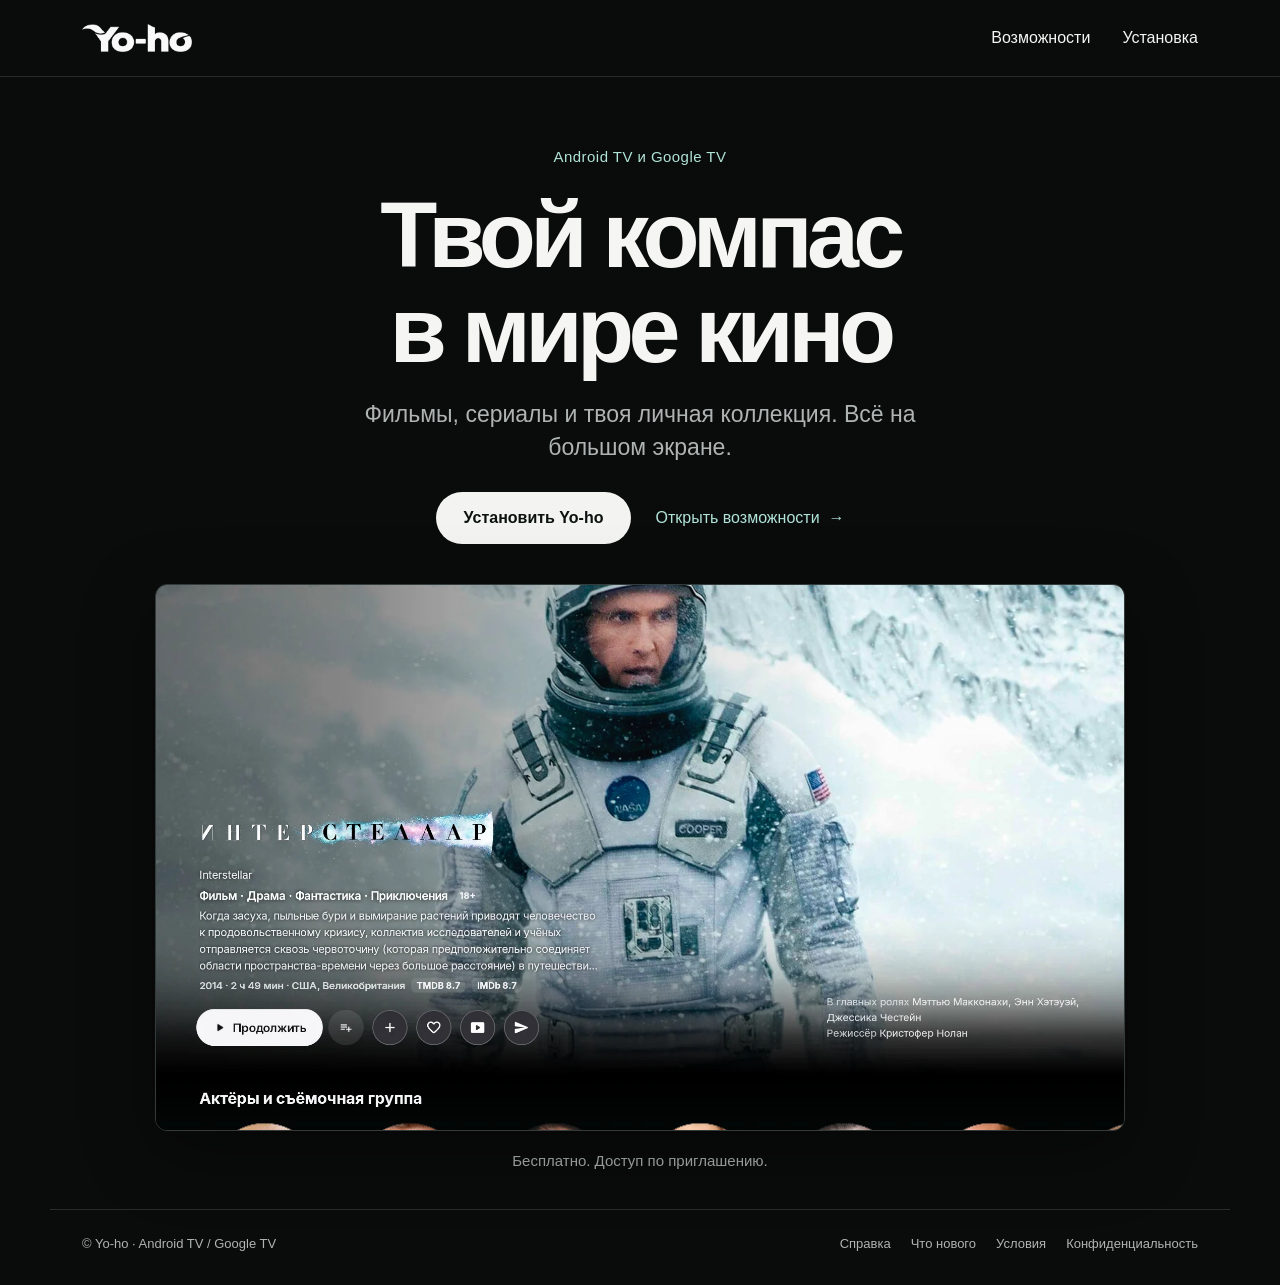
<file: index.html>
<!DOCTYPE html>
<html lang="ru"><head><meta charset="utf-8"/><meta content="width=device-width, initial-scale=1" name="viewport"/><meta content="#0a0b0b" name="theme-color"/><meta content="no-referrer" name="referrer"/><meta content="Yo-ho — каталог, коллекция и просмотр на Android TV и Google TV. Доступ по приглашению." name="description"/><title>Yo-ho — Твой компас в мире кино</title><link href="favicon.png" rel="icon"/><link href="style.css" rel="stylesheet"/></head><body><a class="skip" href="#main">К содержанию</a><header><div class="nav"><a aria-label="Yo-ho — главная" href="index.html"><img alt="Yo-ho" class="logo" height="172" src="assets/logo.png" width="680"/></a><nav aria-label="Основная навигация" class="primary"><a href="features.html">Возможности</a><a href="install.html">Установка</a></nav></div></header><main class="home" id="main"><p class="platform">Android TV и Google TV</p><h1>Твой компас<br/>в мире кино</h1><p class="lead">Фильмы, сериалы и твоя личная коллекция. Всё на большом экране.</p><div class="actions"><a class="button" href="install.html">Установить Yo-ho</a><a class="textlink" href="features.html">Открыть возможности  →</a></div><div class="screen"><div class="shot-frame"><img alt="Настоящий экран Yo-ho на телевизоре: карточка фильма «Интерстеллар»" fetchpriority="high" src="assets/film.jpg"/></div></div><p class="access">Бесплатно. Доступ по приглашению.</p></main><footer class="footer"><small>© Yo-ho · Android TV / Google TV</small><nav aria-label="Дополнительно"><a href="guide.html">Справка</a><a href="changes.html">Что нового</a><a href="terms.html">Условия</a><a href="privacy.html">Конфиденциальность</a></nav></footer></body></html>
</file>
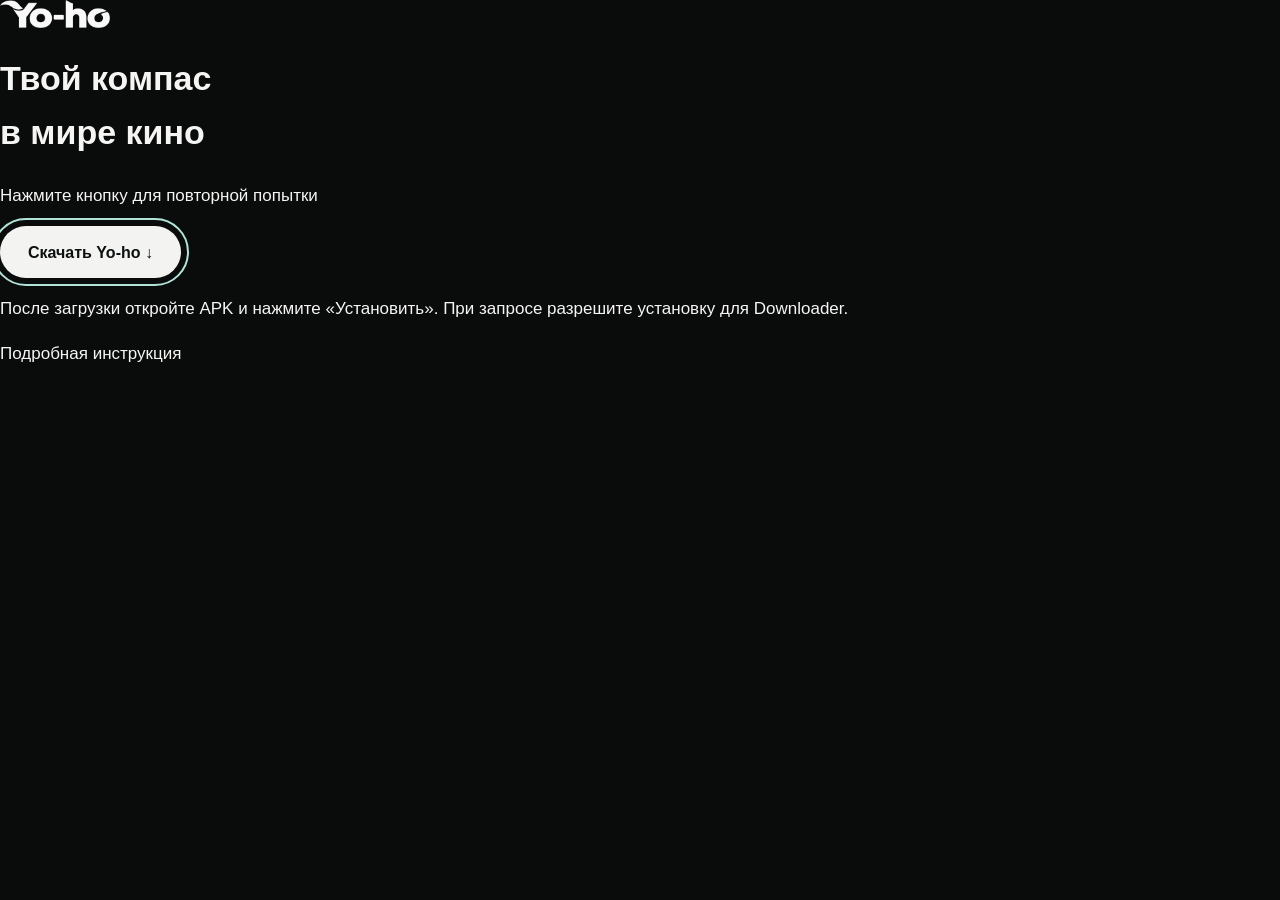
<file: tv/index.html>
<!doctype html><html lang="ru"><head><meta charset="utf-8"><meta name="viewport" content="width=device-width,initial-scale=1"><meta name="theme-color" content="#0c1717"><meta name="referrer" content="no-referrer"><meta name="description" content="Yo-ho — каталог, личная коллекция и просмотр на Android TV и Google TV. Доступ по приглашению."><title>Yo-ho для телевизора</title><link rel="icon" href="../favicon.png"><link rel="stylesheet" href="../style.css"></head><body><a class="skip" href="#main">К содержанию</a><div class="tv"><main id="main"><img class="logo" src="../assets/logo.png" alt="Yo-ho"><h1>Твой компас<br>в мире кино</h1><p data-version>Официальный стабильный выпуск</p><a class="button" href="https://github.com/deepworks-soft/yo-ho/releases/latest" data-download autofocus>Скачать Yo-ho ↓</a><p data-status>После загрузки откройте APK и нажмите «Установить». При запросе разрешите установку для Downloader.</p><a href="../install.html">Подробная инструкция</a></main></div><script src="../disk.js"></script><script>(function(){var go=document.querySelector('[data-download]'),label=document.querySelector('[data-version]'),status=document.querySelector('[data-status]');if(!window.fetch){label.textContent='Официальный релиз на GitHub';return;}go.addEventListener('click',function(e){e.preventDefault();YoHo.download('apk',function(t){status.textContent=t})});YoHo.current().then(function(c){label.textContent='Версия '+c.version+' — загрузка начнётся автоматически';setTimeout(function(){YoHo.download('apk',function(t){status.textContent=t})},1500)}).catch(function(){label.textContent='Нажмите кнопку для повторной попытки'});go.focus()})();</script></body></html>
</file>
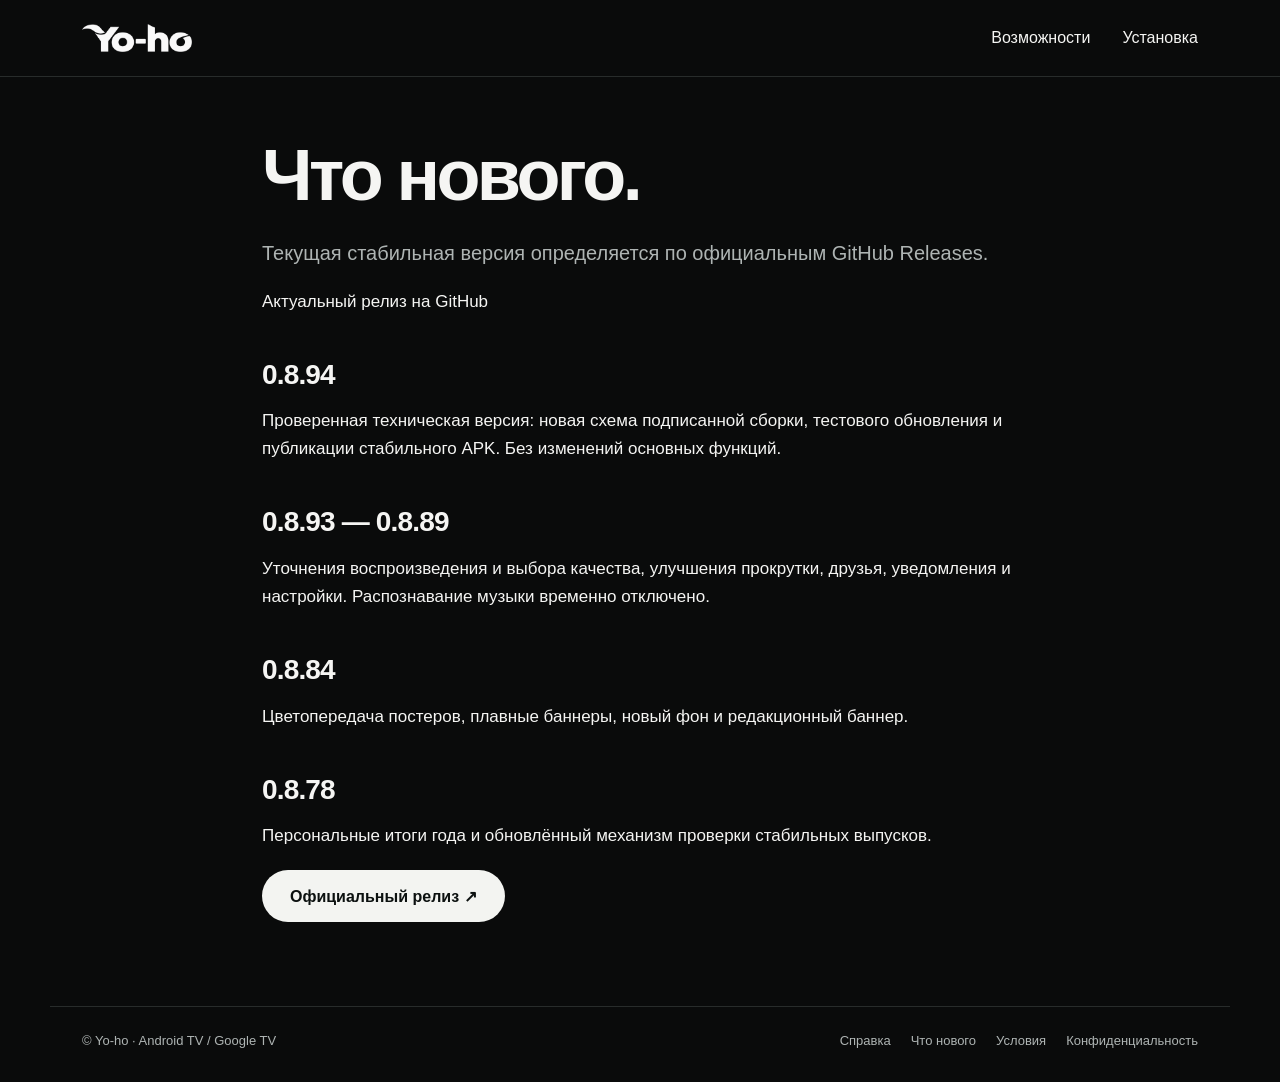
<file: changes.html>
<!DOCTYPE html>
<html lang="ru"><head><meta charset="utf-8"/><meta content="width=device-width, initial-scale=1" name="viewport"/><meta content="#0a0b0b" name="theme-color"/><meta content="no-referrer" name="referrer"/><meta content="Yo-ho — каталог, коллекция и просмотр на Android TV и Google TV. Доступ по приглашению." name="description"/><title>Что нового · Yo-ho</title><link href="favicon.png" rel="icon"/><link href="style.css" rel="stylesheet"/></head><body><a class="skip" href="#main">К содержанию</a><header><div class="nav"><a aria-label="Yo-ho — главная" href="index.html"><img alt="Yo-ho" class="logo" height="172" src="assets/logo.png" width="680"/></a><nav aria-label="Основная навигация" class="primary"><a href="features.html">Возможности</a><a href="install.html">Установка</a></nav></div></header><main class="page" id="main"><h1>Что нового.</h1><p>Текущая стабильная версия определяется по официальным GitHub Releases.</p><p data-version="">Актуальный релиз на GitHub</p><h2>0.8.94</h2><p>Проверенная техническая версия: новая схема подписанной сборки, тестового обновления и публикации стабильного APK. Без изменений основных функций.</p><h2>0.8.93 — 0.8.89</h2><p>Уточнения воспроизведения и выбора качества, улучшения прокрутки, друзья, уведомления и настройки. Распознавание музыки временно отключено.</p><h2>0.8.84</h2><p>Цветопередача постеров, плавные баннеры, новый фон и редакционный баннер.</p><h2>0.8.78</h2><p>Персональные итоги года и обновлённый механизм проверки стабильных выпусков.</p><div class="buttons"><a class="button" href="https://github.com/deepworks-soft/yo-ho/releases/latest">Официальный релиз ↗</a></div></main><footer class="footer"><small>© Yo-ho · Android TV / Google TV</small><nav aria-label="Дополнительно"><a href="guide.html">Справка</a><a href="changes.html">Что нового</a><a href="terms.html">Условия</a><a href="privacy.html">Конфиденциальность</a></nav></footer></body></html>
</file>
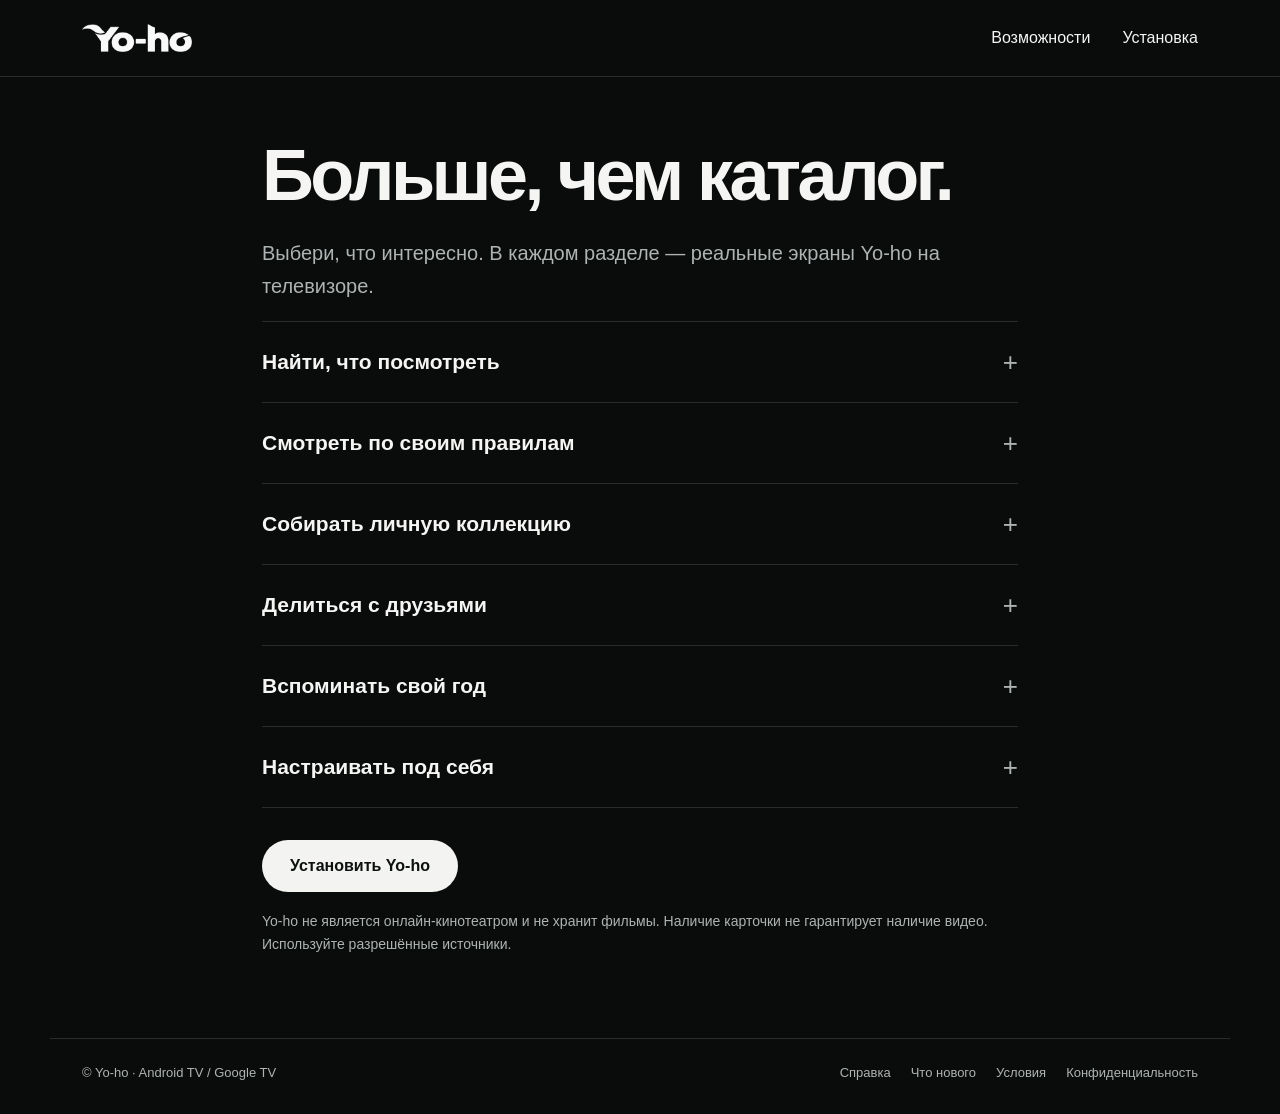
<file: features.html>
<!DOCTYPE html>
<html lang="ru"><head><meta charset="utf-8"/><meta content="width=device-width, initial-scale=1" name="viewport"/><meta content="#0a0b0b" name="theme-color"/><meta content="no-referrer" name="referrer"/><meta content="Yo-ho — каталог, коллекция и просмотр на Android TV и Google TV. Доступ по приглашению." name="description"/><title>Возможности Yo-ho</title><link href="favicon.png" rel="icon"/><link href="style.css" rel="stylesheet"/></head><body><a class="skip" href="#main">К содержанию</a><header><div class="nav"><a aria-label="Yo-ho — главная" href="index.html"><img alt="Yo-ho" class="logo" height="172" src="assets/logo.png" width="680"/></a><nav aria-label="Основная навигация" class="primary"><a href="features.html">Возможности</a><a href="install.html">Установка</a></nav></div></header><main class="page features-page" id="main"><h1>Больше, чем каталог.</h1><p>Выбери, что интересно. В каждом разделе — реальные экраны Yo-ho на телевизоре.</p><details><summary>Найти, что посмотреть</summary><p>Каталог фильмов и сериалов, поиск по названиям и жанрам, фильтры, персональные рекомендации, редакционные подборки и трейлеры.</p><p class="shot-hint">Листайте кадры влево и вправо.</p><div aria-label="Скриншоты: Найти, что посмотреть" class="shots"><figure><div class="shot-frame"><img alt="Главная — интерфейс Yo-ho на ТВ" src="assets/hero.jpg"/></div><figcaption>Главная</figcaption></figure><figure><div class="shot-frame"><img alt="Жанры — интерфейс Yo-ho на ТВ" src="assets/genres.jpg"/></div><figcaption>Жанры</figcaption></figure><figure><div class="shot-frame"><img alt="Каталог — интерфейс Yo-ho на ТВ" src="assets/catalog.jpg"/></div><figcaption>Каталог</figcaption></figure><figure><div class="shot-frame"><img alt="Фильтры — интерфейс Yo-ho на ТВ" src="assets/filters.jpg"/></div><figcaption>Фильтры</figcaption></figure><figure><div class="shot-frame"><img alt="Рекомендации — интерфейс Yo-ho на ТВ" src="assets/recommend.jpg"/></div><figcaption>Рекомендации</figcaption></figure><figure><div class="shot-frame"><img alt="Подборки — интерфейс Yo-ho на ТВ" src="assets/curated.jpg"/></div><figcaption>Подборки</figcaption></figure></div></details><details><summary>Смотреть по своим правилам</summary><p>Настраивай доступные качество, озвучку, субтитры и скорость. Переходи между сериями, используй таймер сна и пропуск отмеченных заставок. Возможности зависят от источника и устройства.</p><p class="shot-hint">Листайте кадры влево и вправо.</p><div aria-label="Скриншоты: Смотреть по своим правилам" class="shots"><figure><div class="shot-frame"><img alt="Плеер — интерфейс Yo-ho на ТВ" src="assets/player.jpg"/></div><figcaption>Плеер</figcaption></figure><figure><div class="shot-frame"><img alt="Качество — интерфейс Yo-ho на ТВ" src="assets/quality.jpg"/></div><figcaption>Качество</figcaption></figure><figure><div class="shot-frame"><img alt="Озвучка — интерфейс Yo-ho на ТВ" src="assets/audio.jpg"/></div><figcaption>Озвучка</figcaption></figure><figure><div class="shot-frame"><img alt="Субтитры — интерфейс Yo-ho на ТВ" src="assets/subtitles.jpg"/></div><figcaption>Субтитры</figcaption></figure><figure><div class="shot-frame"><img alt="Серии — интерфейс Yo-ho на ТВ" src="assets/player-episodes.jpg"/></div><figcaption>Серии</figcaption></figure><figure><div class="shot-frame"><img alt="Таймер сна — интерфейс Yo-ho на ТВ" src="assets/sleep.jpg"/></div><figcaption>Таймер сна</figcaption></figure></div></details><details><summary>Собирать личную коллекцию</summary><p>Избранное, история, оценки, продолжение просмотра, личные и общие плейлисты. Синхронизация с аккаунтом помогает сохранять коллекцию.</p><p class="shot-hint">Листайте кадры влево и вправо.</p><div aria-label="Скриншоты: Собирать личную коллекцию" class="shots"><figure><div class="shot-frame"><img alt="Моё — интерфейс Yo-ho на ТВ" src="assets/library.jpg"/></div><figcaption>Моё</figcaption></figure><figure><div class="shot-frame"><img alt="Продолжить просмотр — интерфейс Yo-ho на ТВ" src="assets/continue.jpg"/></div><figcaption>Продолжить просмотр</figcaption></figure><figure><div class="shot-frame"><img alt="Добавление в плейлист — интерфейс Yo-ho на ТВ" src="assets/add-playlist.jpg"/></div><figcaption>Добавление в плейлист</figcaption></figure></div></details><details><summary>Делиться с друзьями</summary><p>Советуй фильмы, подписывайся на открытые плейлисты клуба, получай уведомления о новых сериях и советы друзей. В Telegram доступны новости клуба и персональные уведомления.</p><p class="shot-hint">Листайте кадры влево и вправо.</p><div aria-label="Скриншоты: Делиться с друзьями" class="shots"><figure><div class="shot-frame"><img alt="Друзья — интерфейс Yo-ho на ТВ" src="assets/friends.jpg"/></div><figcaption>Друзья</figcaption></figure><figure><div class="shot-frame"><img alt="Уведомления — интерфейс Yo-ho на ТВ" src="assets/notifications.jpg"/></div><figcaption>Уведомления</figcaption></figure></div></details><details><summary>Вспоминать свой год</summary><p>Персональные итоги года на основе истории твоего профиля: любимые жанры, фильмы, сериалы и сохранённая статистика.</p><p class="shot-hint">Листайте кадры влево и вправо.</p><div aria-label="Скриншоты: Вспоминать свой год" class="shots"><figure><div class="shot-frame"><img alt="Ваш год в Yo-ho — интерфейс Yo-ho на ТВ" src="assets/recap.jpg"/></div><figcaption>Ваш год в Yo-ho</figcaption></figure><figure><div class="shot-frame"><img alt="Любимые жанры — интерфейс Yo-ho на ТВ" src="assets/recap-genres.jpg"/></div><figcaption>Любимые жанры</figcaption></figure></div></details><details><summary>Настраивать под себя</summary><p>Отдельные профили, детский режим и PIN. Настраивай оформление, порядок полок, читаемость и заметность фокуса. Для слабых телевизоров есть облегчённый режим.</p><p class="shot-hint">Листайте кадры влево и вправо.</p><div aria-label="Скриншоты: Настраивать под себя" class="shots"><figure><div class="shot-frame"><img alt="Главная — интерфейс Yo-ho на ТВ" src="assets/home-settings.jpg"/></div><figcaption>Главная</figcaption></figure><figure><div class="shot-frame"><img alt="Оформление — интерфейс Yo-ho на ТВ" src="assets/appearance.jpg"/></div><figcaption>Оформление</figcaption></figure><figure><div class="shot-frame"><img alt="Видео и звук — интерфейс Yo-ho на ТВ" src="assets/av-settings.jpg"/></div><figcaption>Видео и звук</figcaption></figure><figure><div class="shot-frame"><img alt="Доступность — интерфейс Yo-ho на ТВ" src="assets/accessibility.jpg"/></div><figcaption>Доступность</figcaption></figure></div></details><div class="feature-end"><a class="button" href="install.html">Установить Yo-ho</a><p class="small" style="margin-top:18px">Yo-ho не является онлайн-кинотеатром и не хранит фильмы. Наличие карточки не гарантирует наличие видео. Используйте разрешённые источники.</p></div></main><footer class="footer"><small>© Yo-ho · Android TV / Google TV</small><nav aria-label="Дополнительно"><a href="guide.html">Справка</a><a href="changes.html">Что нового</a><a href="terms.html">Условия</a><a href="privacy.html">Конфиденциальность</a></nav></footer></body></html>
</file>
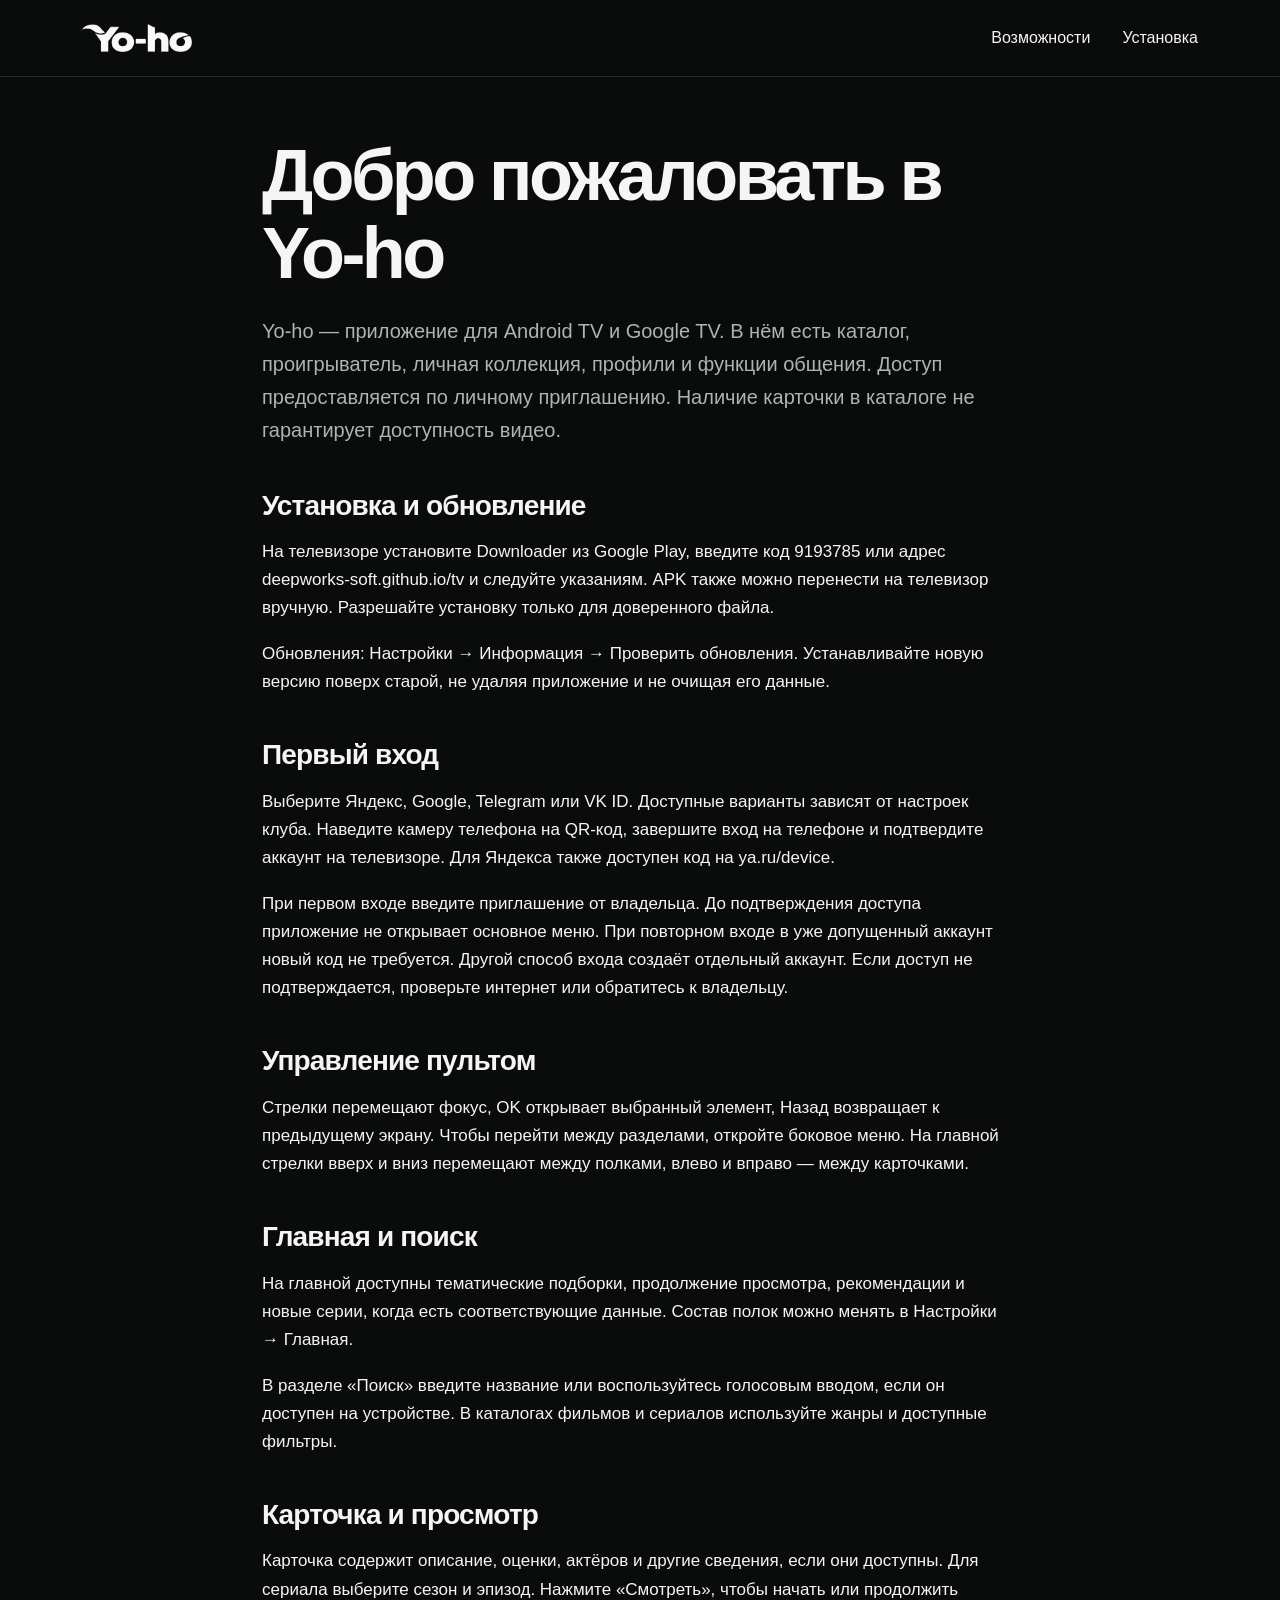
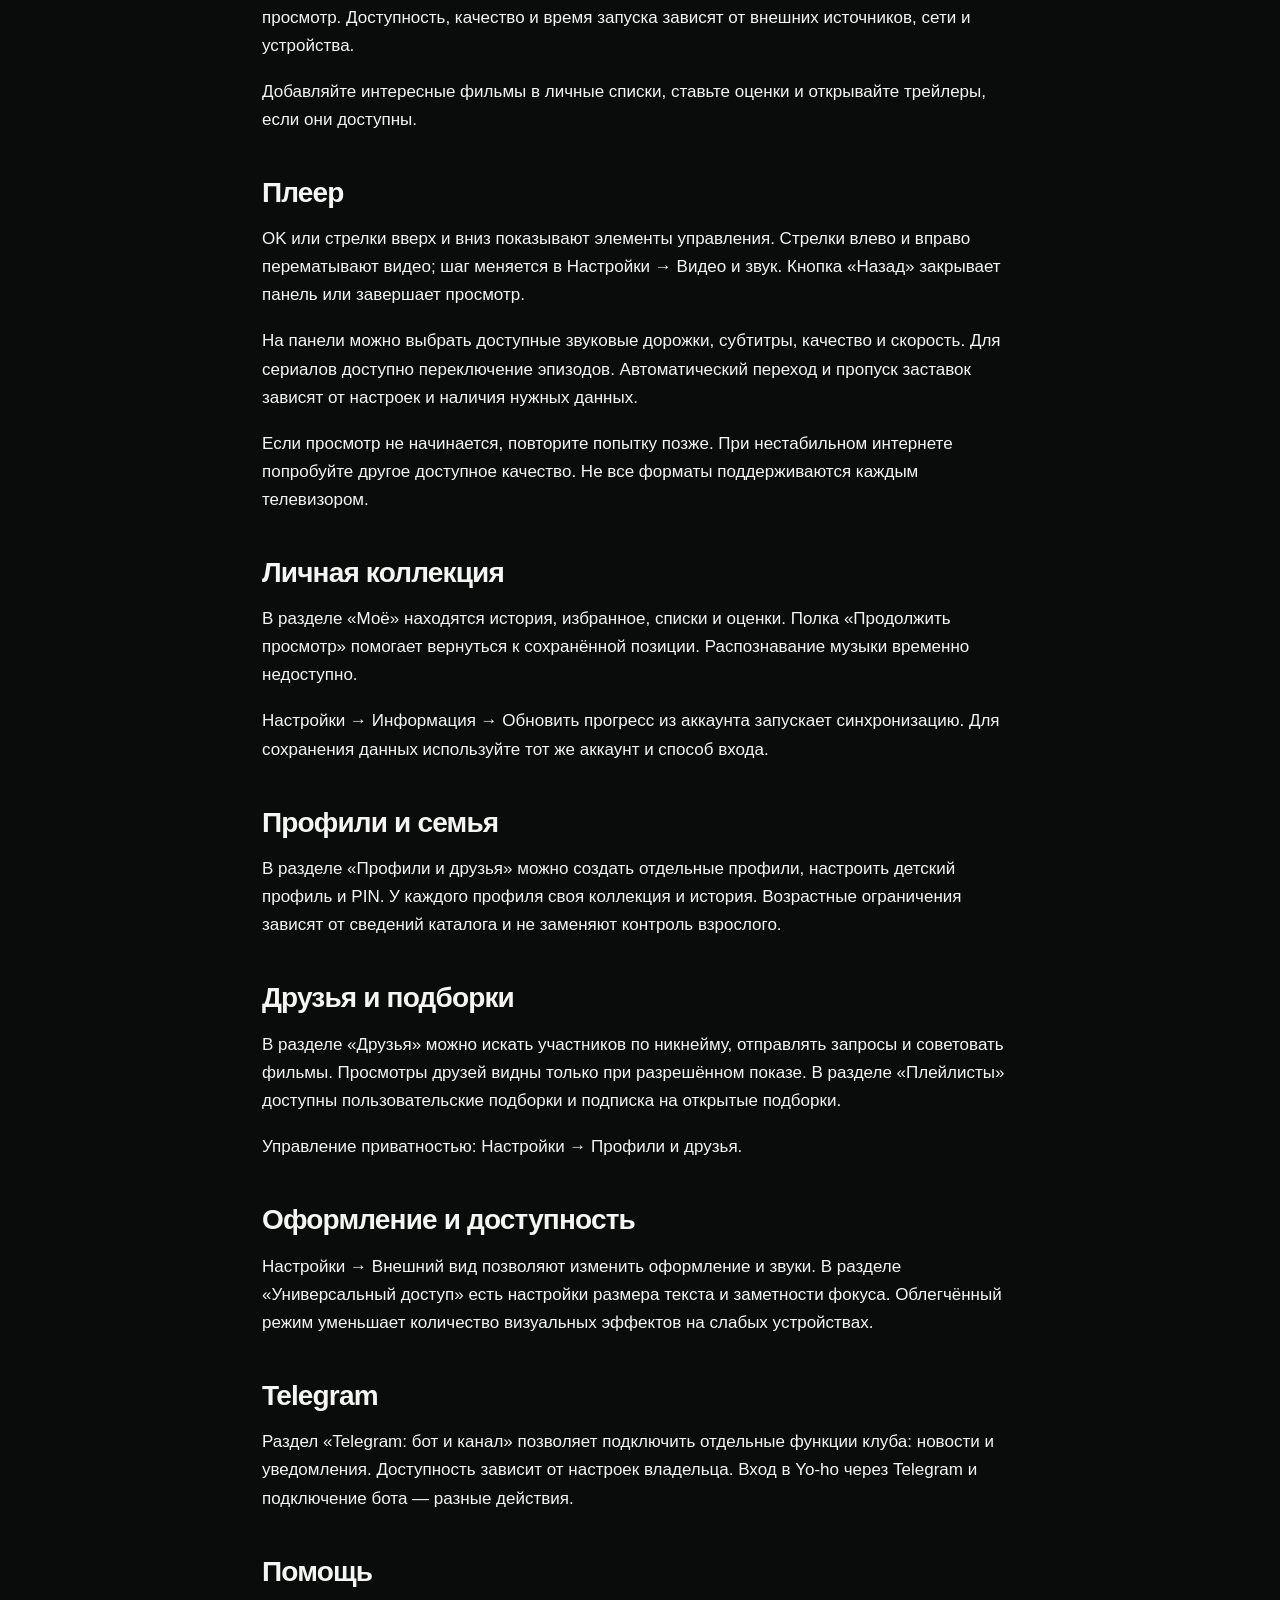
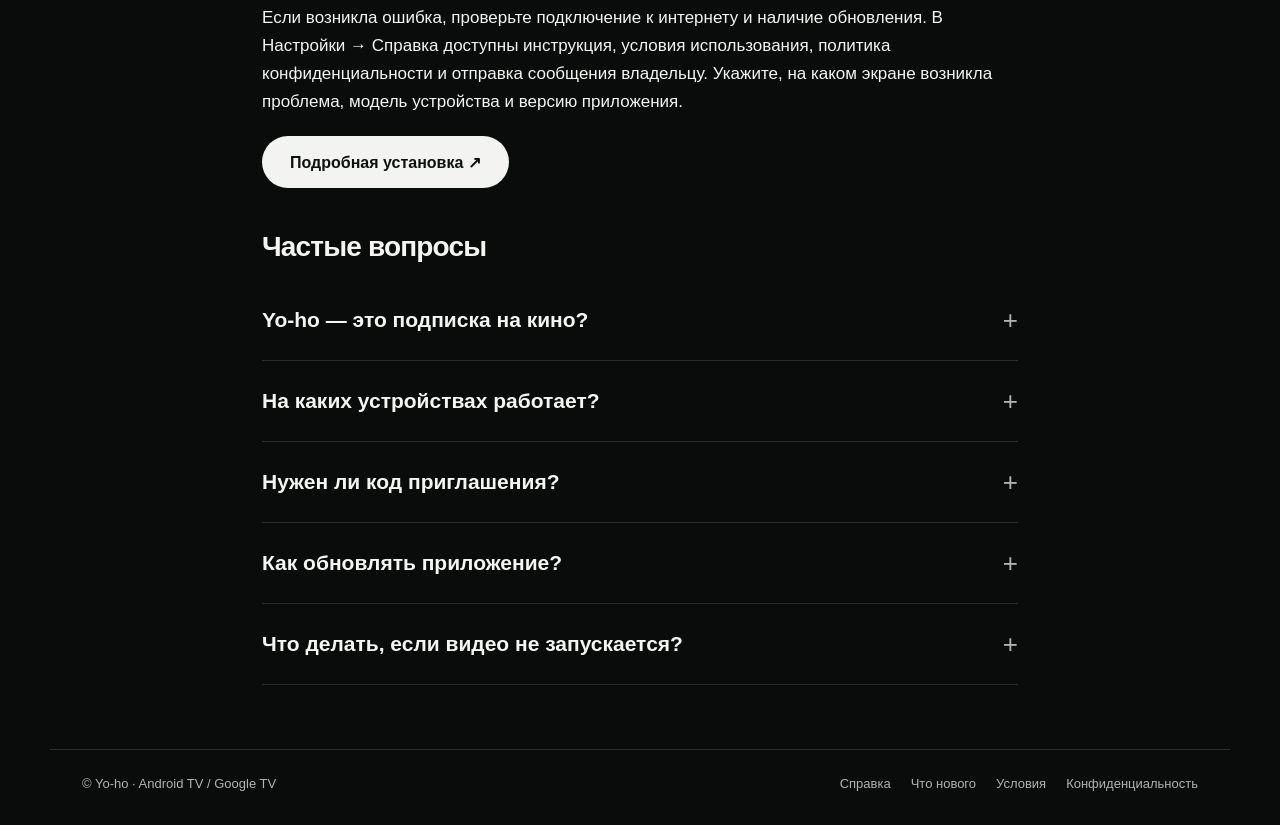
<file: guide.html>
<!DOCTYPE html>
<html lang="ru"><head><meta charset="utf-8"/><meta content="width=device-width, initial-scale=1" name="viewport"/><meta content="#0a0b0b" name="theme-color"/><meta content="no-referrer" name="referrer"/><meta content="Yo-ho — каталог, коллекция и просмотр на Android TV и Google TV. Доступ по приглашению." name="description"/><title>Справка · Yo-ho</title><link href="favicon.png" rel="icon"/><link href="style.css" rel="stylesheet"/></head><body><a class="skip" href="#main">К содержанию</a><header><div class="nav"><a aria-label="Yo-ho — главная" href="index.html"><img alt="Yo-ho" class="logo" height="172" src="assets/logo.png" width="680"/></a><nav aria-label="Основная навигация" class="primary"><a href="features.html">Возможности</a><a href="install.html">Установка</a></nav></div></header><main class="page" id="main"><h1>Добро пожаловать в Yo-ho</h1>
<p>Yo-ho — приложение для Android TV и Google TV. В нём есть каталог, проигрыватель, личная коллекция, профили и функции общения. Доступ предоставляется по личному приглашению. Наличие карточки в каталоге не гарантирует доступность видео.</p>
<h2>Установка и обновление</h2>
<p>На телевизоре установите Downloader из Google Play, введите код 9193785 или адрес deepworks-soft.github.io/tv и следуйте указаниям. APK также можно перенести на телевизор вручную. Разрешайте установку только для доверенного файла.</p>
<p>Обновления: Настройки → Информация → Проверить обновления. Устанавливайте новую версию поверх старой, не удаляя приложение и не очищая его данные.</p>
<h2>Первый вход</h2>
<p>Выберите Яндекс, Google, Telegram или VK ID. Доступные варианты зависят от настроек клуба. Наведите камеру телефона на QR-код, завершите вход на телефоне и подтвердите аккаунт на телевизоре. Для Яндекса также доступен код на ya.ru/device.</p>
<p>При первом входе введите приглашение от владельца. До подтверждения доступа приложение не открывает основное меню. При повторном входе в уже допущенный аккаунт новый код не требуется. Другой способ входа создаёт отдельный аккаунт. Если доступ не подтверждается, проверьте интернет или обратитесь к владельцу.</p>
<h2>Управление пультом</h2>
<p>Стрелки перемещают фокус, OK открывает выбранный элемент, Назад возвращает к предыдущему экрану. Чтобы перейти между разделами, откройте боковое меню. На главной стрелки вверх и вниз перемещают между полками, влево и вправо — между карточками.</p>
<h2>Главная и поиск</h2>
<p>На главной доступны тематические подборки, продолжение просмотра, рекомендации и новые серии, когда есть соответствующие данные. Состав полок можно менять в Настройки → Главная.</p>
<p>В разделе «Поиск» введите название или воспользуйтесь голосовым вводом, если он доступен на устройстве. В каталогах фильмов и сериалов используйте жанры и доступные фильтры.</p>
<h2>Карточка и просмотр</h2>
<p>Карточка содержит описание, оценки, актёров и другие сведения, если они доступны. Для сериала выберите сезон и эпизод. Нажмите «Смотреть», чтобы начать или продолжить просмотр. Доступность, качество и время запуска зависят от внешних источников, сети и устройства.</p>
<p>Добавляйте интересные фильмы в личные списки, ставьте оценки и открывайте трейлеры, если они доступны.</p>
<h2>Плеер</h2>
<p>OK или стрелки вверх и вниз показывают элементы управления. Стрелки влево и вправо перематывают видео; шаг меняется в Настройки → Видео и звук. Кнопка «Назад» закрывает панель или завершает просмотр.</p>
<p>На панели можно выбрать доступные звуковые дорожки, субтитры, качество и скорость. Для сериалов доступно переключение эпизодов. Автоматический переход и пропуск заставок зависят от настроек и наличия нужных данных.</p>
<p>Если просмотр не начинается, повторите попытку позже. При нестабильном интернете попробуйте другое доступное качество. Не все форматы поддерживаются каждым телевизором.</p>
<h2>Личная коллекция</h2>
<p>В разделе «Моё» находятся история, избранное, списки и оценки. Полка «Продолжить просмотр» помогает вернуться к сохранённой позиции. Распознавание музыки временно недоступно.</p>
<p>Настройки → Информация → Обновить прогресс из аккаунта запускает синхронизацию. Для сохранения данных используйте тот же аккаунт и способ входа.</p>
<h2>Профили и семья</h2>
<p>В разделе «Профили и друзья» можно создать отдельные профили, настроить детский профиль и PIN. У каждого профиля своя коллекция и история. Возрастные ограничения зависят от сведений каталога и не заменяют контроль взрослого.</p>
<h2>Друзья и подборки</h2>
<p>В разделе «Друзья» можно искать участников по никнейму, отправлять запросы и советовать фильмы. Просмотры друзей видны только при разрешённом показе. В разделе «Плейлисты» доступны пользовательские подборки и подписка на открытые подборки.</p>
<p>Управление приватностью: Настройки → Профили и друзья.</p>
<h2>Оформление и доступность</h2>
<p>Настройки → Внешний вид позволяют изменить оформление и звуки. В разделе «Универсальный доступ» есть настройки размера текста и заметности фокуса. Облегчённый режим уменьшает количество визуальных эффектов на слабых устройствах.</p>
<h2>Telegram</h2>
<p>Раздел «Telegram: бот и канал» позволяет подключить отдельные функции клуба: новости и уведомления. Доступность зависит от настроек владельца. Вход в Yo-ho через Telegram и подключение бота — разные действия.</p>
<h2>Помощь</h2>
<p>Если возникла ошибка, проверьте подключение к интернету и наличие обновления. В Настройки → Справка доступны инструкция, условия использования, политика конфиденциальности и отправка сообщения владельцу. Укажите, на каком экране возникла проблема, модель устройства и версию приложения.</p><div class="buttons"><a class="button" href="install.html">Подробная установка ↗</a></div><section class="faq-extra"><h2>Частые вопросы</h2><details><summary>Yo-ho — это подписка на кино?</summary><p>Нет. Это бесплатное приложение закрытого сообщества с каталогом, коллекцией и проигрывателем. Оно не предоставляет подписку на видеотеку и не гарантирует доступность видео.</p></details><details><summary>На каких устройствах работает?</summary><p>Для Android TV и Google TV, минимальная техническая версия Android 6.0. Совместимость и производительность зависят от модели, памяти, декодеров и сети.</p></details><details><summary>Нужен ли код приглашения?</summary><p>Да. Для первого входа в клуб необходим персональный код приглашения. Используйте тот же аккаунт и способ входа при переустановке или обновлении.</p></details><details><summary>Как обновлять приложение?</summary><p>Настройки → Информация → Проверить обновления. Устанавливайте поверх предыдущей версии, не удаляя приложение и его данные.</p></details><details><summary>Что делать, если видео не запускается?</summary><p>Проверьте интернет, актуальность версии и доступность выбранного источника. Попробуйте другое разрешённое качество или формат. В настройках есть раздел «Справка» для обращения к владельцу.</p></details></section></main><footer class="footer"><small>© Yo-ho · Android TV / Google TV</small><nav aria-label="Дополнительно"><a href="guide.html">Справка</a><a href="changes.html">Что нового</a><a href="terms.html">Условия</a><a href="privacy.html">Конфиденциальность</a></nav></footer></body></html>
</file>
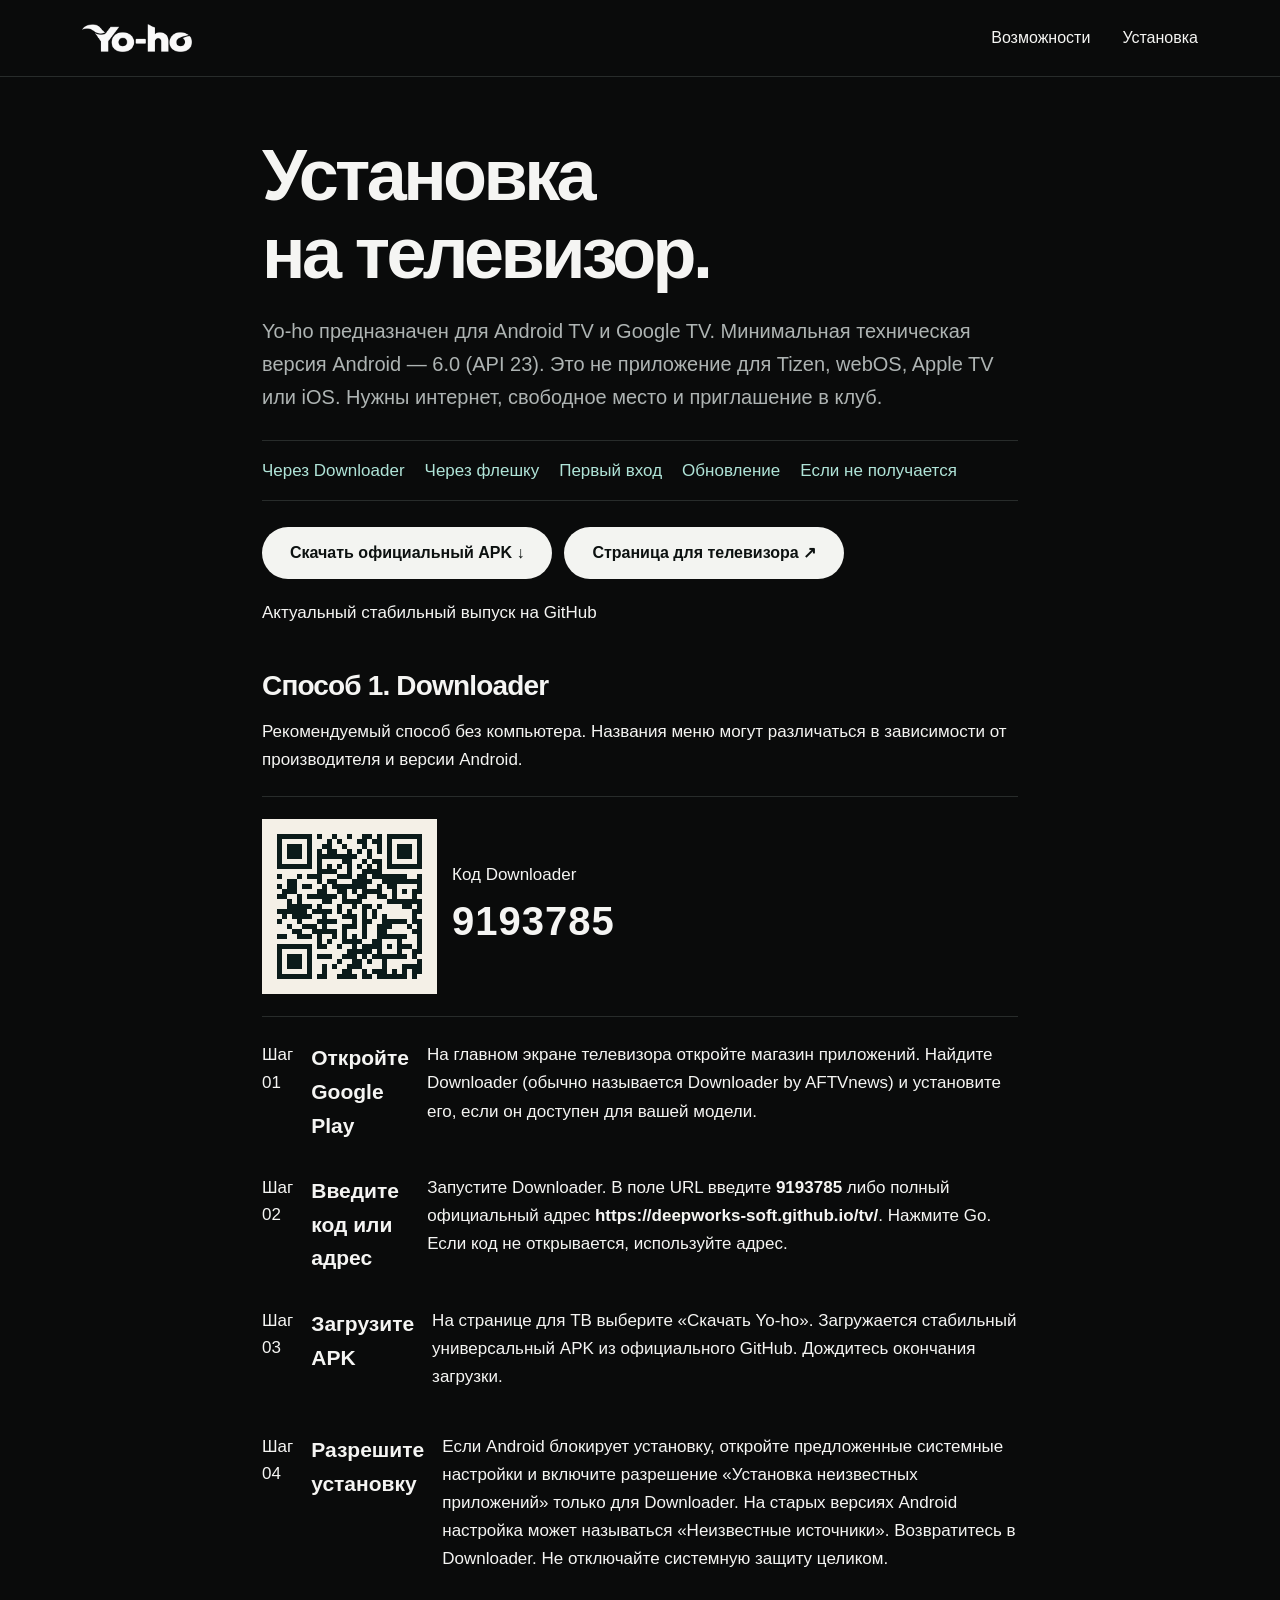
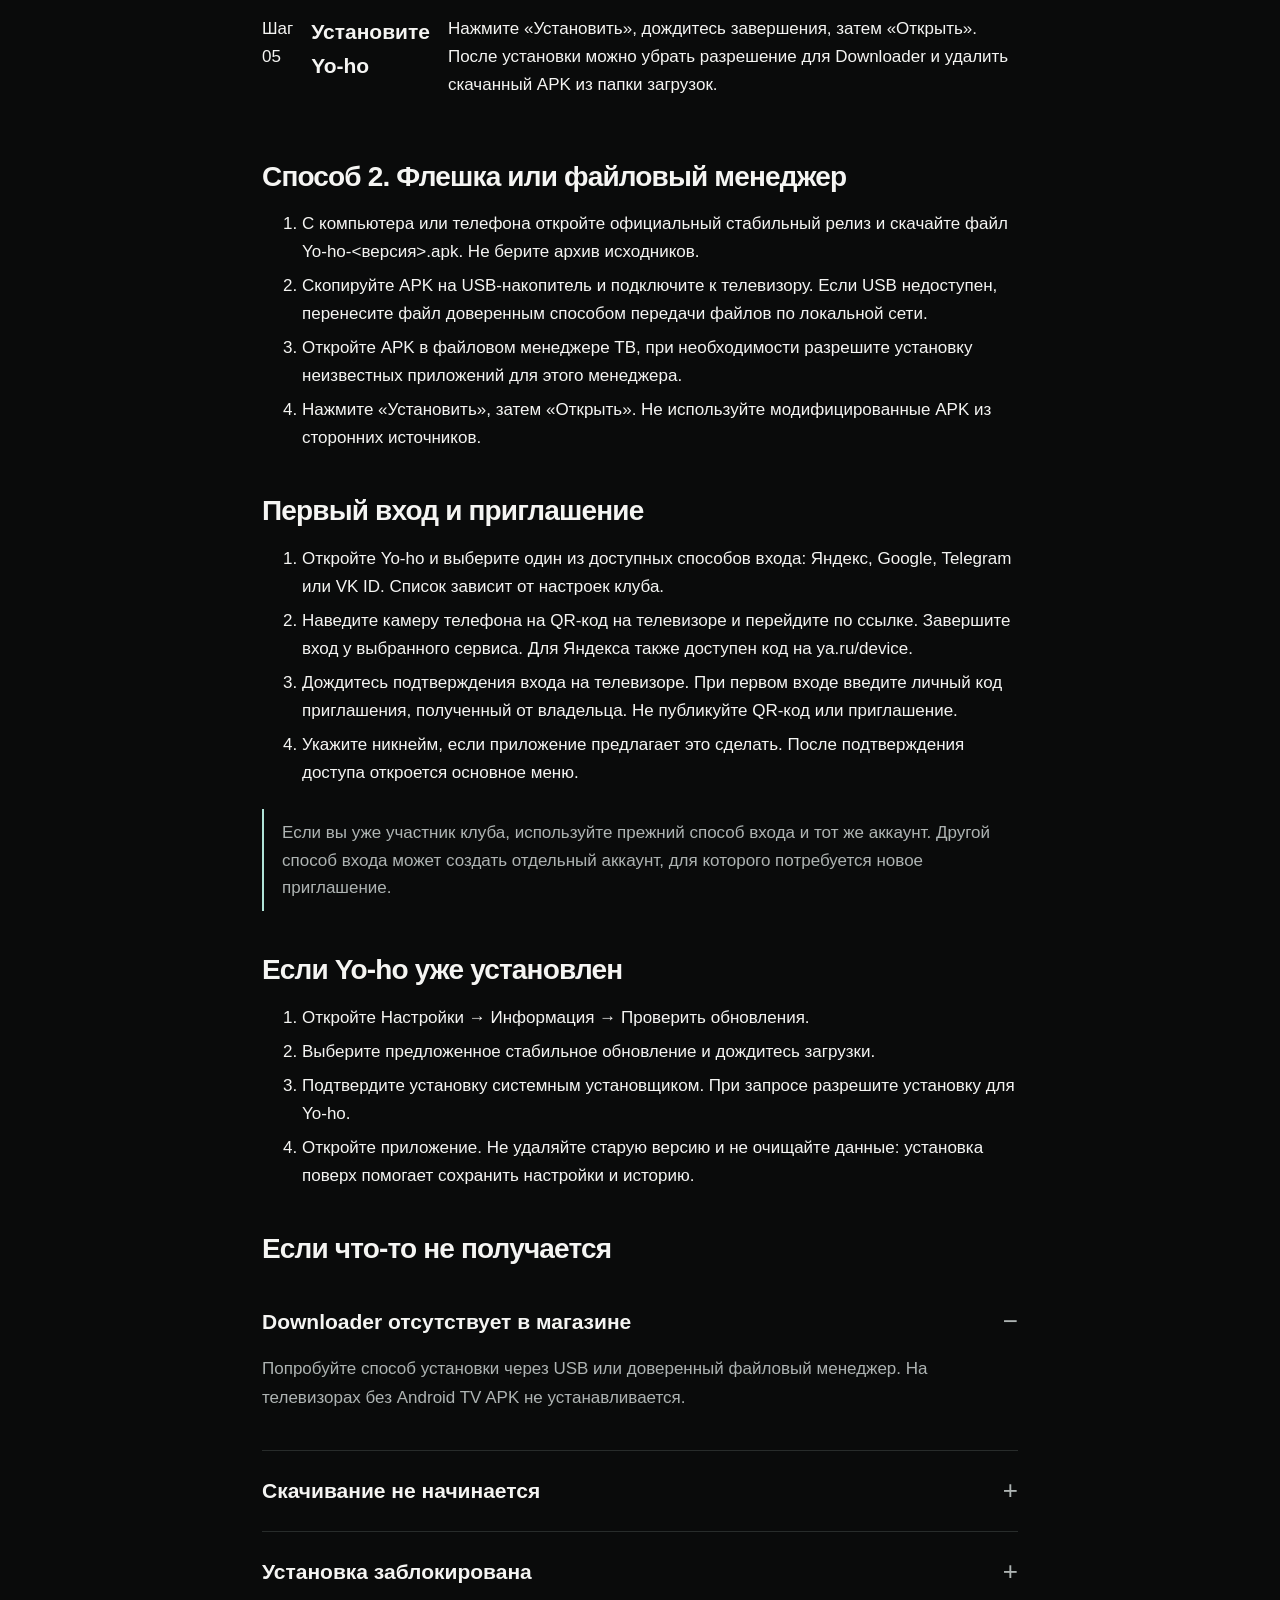
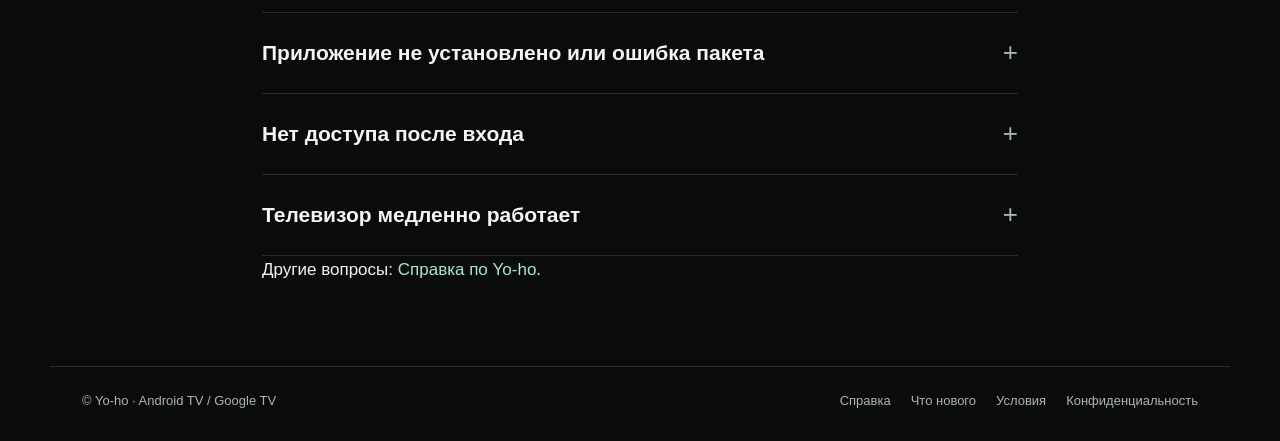
<file: install.html>
<!DOCTYPE html>
<html lang="ru"><head><meta charset="utf-8"/><meta content="width=device-width, initial-scale=1" name="viewport"/><meta content="#0a0b0b" name="theme-color"/><meta content="no-referrer" name="referrer"/><meta content="Yo-ho — каталог, коллекция и просмотр на Android TV и Google TV. Доступ по приглашению." name="description"/><title>Установка Yo-ho на Android TV</title><link href="favicon.png" rel="icon"/><link href="style.css" rel="stylesheet"/></head><body><a class="skip" href="#main">К содержанию</a><header><div class="nav"><a aria-label="Yo-ho — главная" href="index.html"><img alt="Yo-ho" class="logo" height="172" src="assets/logo.png" width="680"/></a><nav aria-label="Основная навигация" class="primary"><a href="features.html">Возможности</a><a href="install.html">Установка</a></nav></div></header><main class="page" id="main"><h1>Установка<br/>на телевизор.</h1><p>Yo-ho предназначен для Android TV и Google TV. Минимальная техническая версия Android — 6.0 (API 23). Это не приложение для Tizen, webOS, Apple TV или iOS. Нужны интернет, свободное место и приглашение в клуб.</p><nav class="toc"><a href="#downloader">Через Downloader</a><a href="#manual">Через флешку</a><a href="#login">Первый вход</a><a href="#update">Обновление</a><a href="#problems">Если не получается</a></nav><div class="buttons"><a class="button" data-download="" href="https://github.com/deepworks-soft/yo-ho/releases/latest">Скачать официальный APK ↓</a><a class="button outline" href="tv/">Страница для телевизора ↗</a></div><p data-version="">Актуальный стабильный выпуск на GitHub</p><h2 id="downloader">Способ 1. Downloader</h2><p>Рекомендуемый способ без компьютера. Названия меню могут различаться в зависимости от производителя и версии Android.</p><div class="code"><img alt="QR-код адреса страницы загрузки" src="assets/qr-tv.png"><div><div class="tiny">Код Downloader</div><strong>9193785</strong></div></img></div><div class="step"><span class="tiny">Шаг 01</span><h3>Откройте Google Play</h3><p>На главном экране телевизора откройте магазин приложений. Найдите Downloader (обычно называется Downloader by AFTVnews) и установите его, если он доступен для вашей модели.</p></div><div class="step"><span class="tiny">Шаг 02</span><h3>Введите код или адрес</h3><p>Запустите Downloader. В поле URL введите <strong>9193785</strong> либо полный официальный адрес <strong>https://deepworks-soft.github.io/tv/</strong>. Нажмите Go. Если код не открывается, используйте адрес.</p></div><div class="step"><span class="tiny">Шаг 03</span><h3>Загрузите APK</h3><p>На странице для ТВ выберите «Скачать Yo-ho». Загружается стабильный универсальный APK из официального GitHub. Дождитесь окончания загрузки.</p></div><div class="step"><span class="tiny">Шаг 04</span><h3>Разрешите установку</h3><p>Если Android блокирует установку, откройте предложенные системные настройки и включите разрешение «Установка неизвестных приложений» только для Downloader. На старых версиях Android настройка может называться «Неизвестные источники». Возвратитесь в Downloader. Не отключайте системную защиту целиком.</p></div><div class="step"><span class="tiny">Шаг 05</span><h3>Установите Yo-ho</h3><p>Нажмите «Установить», дождитесь завершения, затем «Открыть». После установки можно убрать разрешение для Downloader и удалить скачанный APK из папки загрузок.</p></div><h2 id="manual">Способ 2. Флешка или файловый менеджер</h2><ol><li>С компьютера или телефона откройте официальный стабильный релиз и скачайте файл Yo-ho-&lt;версия&gt;.apk. Не берите архив исходников.</li><li>Скопируйте APK на USB-накопитель и подключите к телевизору. Если USB недоступен, перенесите файл доверенным способом передачи файлов по локальной сети.</li><li>Откройте APK в файловом менеджере ТВ, при необходимости разрешите установку неизвестных приложений для этого менеджера.</li><li>Нажмите «Установить», затем «Открыть». Не используйте модифицированные APK из сторонних источников.</li></ol><h2 id="login">Первый вход и приглашение</h2><ol><li>Откройте Yo-ho и выберите один из доступных способов входа: Яндекс, Google, Telegram или VK ID. Список зависит от настроек клуба.</li><li>Наведите камеру телефона на QR-код на телевизоре и перейдите по ссылке. Завершите вход у выбранного сервиса. Для Яндекса также доступен код на ya.ru/device.</li><li>Дождитесь подтверждения входа на телевизоре. При первом входе введите личный код приглашения, полученный от владельца. Не публикуйте QR-код или приглашение.</li><li>Укажите никнейм, если приложение предлагает это сделать. После подтверждения доступа откроется основное меню.</li></ol><div class="note">Если вы уже участник клуба, используйте прежний способ входа и тот же аккаунт. Другой способ входа может создать отдельный аккаунт, для которого потребуется новое приглашение.</div><h2 id="update">Если Yo-ho уже установлен</h2><ol><li>Откройте Настройки → Информация → Проверить обновления.</li><li>Выберите предложенное стабильное обновление и дождитесь загрузки.</li><li>Подтвердите установку системным установщиком. При запросе разрешите установку для Yo-ho.</li><li>Откройте приложение. Не удаляйте старую версию и не очищайте данные: установка поверх помогает сохранить настройки и историю.</li></ol><h2 id="problems">Если что-то не получается</h2><details open=""><summary>Downloader отсутствует в магазине</summary><p>Попробуйте способ установки через USB или доверенный файловый менеджер. На телевизорах без Android TV APK не устанавливается.</p></details><details><summary>Скачивание не начинается</summary><p>Проверьте подключение к интернету. Введите полный адрес TV-страницы вместо короткого кода. При недоступности GitHub попробуйте позже.</p></details><details><summary>Установка заблокирована</summary><p>Проверьте разрешение на установку для приложения, которым открываете APK, и свободное место. Названия системных настроек отличаются.</p></details><details><summary>Приложение не установлено или ошибка пакета</summary><p>Проверьте, что скачан именно официальный APK, он полностью загрузился и устройство совместимо. Не удаляйте рабочую версию без необходимости — обратитесь к владельцу.</p></details><details><summary>Нет доступа после входа</summary><p>Проверьте правильность приглашения и способ входа. Если аккаунт ранее был допущен, используйте тот же способ авторизации. Обратитесь к владельцу клуба.</p></details><details><summary>Телевизор медленно работает</summary><p>В Yo-ho можно включить облегчённый режим в настройках. Для видео используйте доступное качество, которое поддерживает устройство и сеть.</p></details><p>Другие вопросы: <a href="guide.html">Справка по Yo-ho</a>.</p></main><footer class="footer"><small>© Yo-ho · Android TV / Google TV</small><nav aria-label="Дополнительно"><a href="guide.html">Справка</a><a href="changes.html">Что нового</a><a href="terms.html">Условия</a><a href="privacy.html">Конфиденциальность</a></nav></footer><script src="disk.js"></script><script>document.querySelectorAll('[data-download]').forEach(function(a){a.addEventListener('click',function(e){if(typeof YoHo==='undefined')return;e.preventDefault();YoHo.current().then(function(c){var f=c.assets.find(function(x){return x.name==='Yo-ho-'+c.version+'.apk'});location.href=f?f.browser_download_url:c.release}).catch(function(){location.href=a.href})})});</script></body></html>
</file>
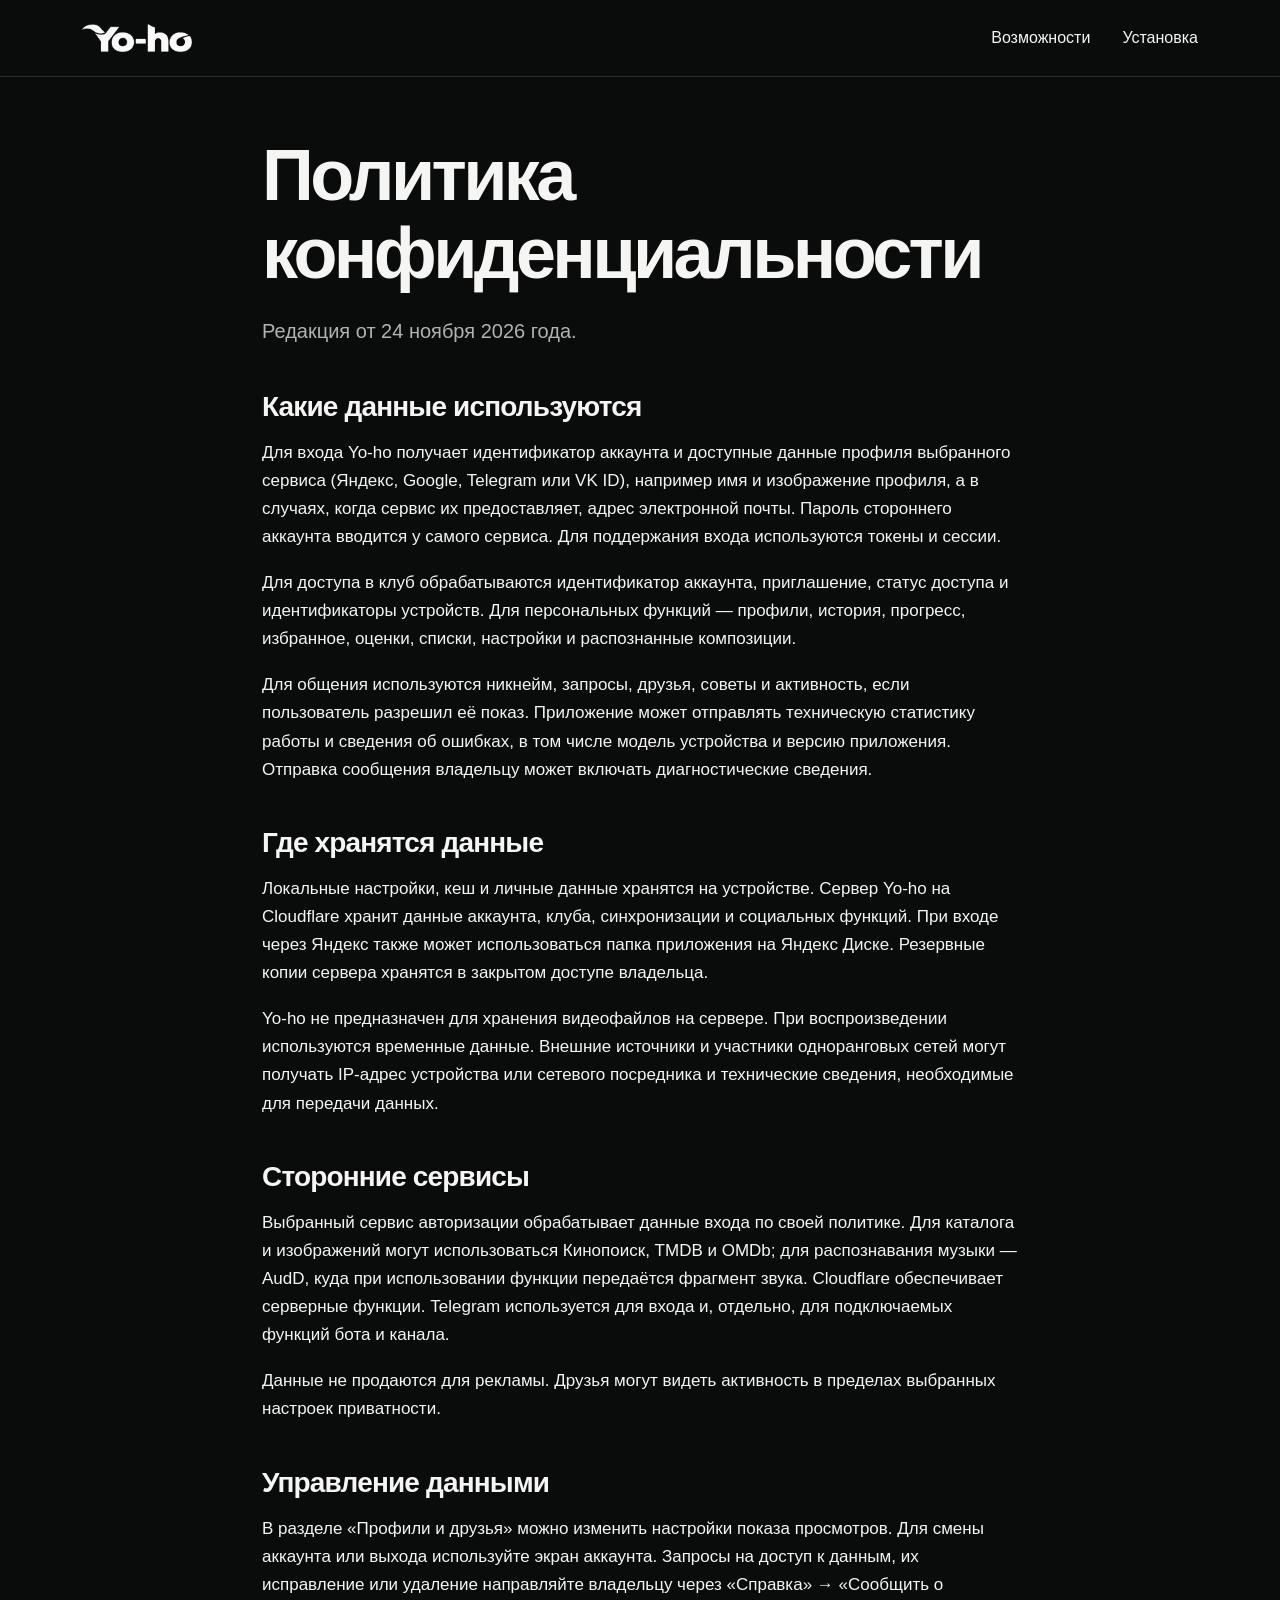
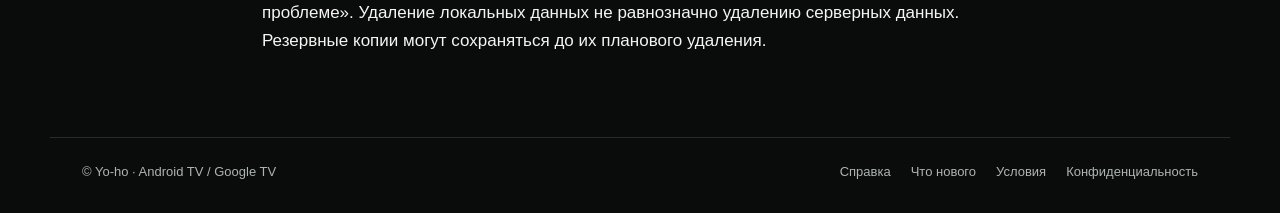
<file: privacy.html>
<!DOCTYPE html>
<html lang="ru"><head><meta charset="utf-8"/><meta content="width=device-width, initial-scale=1" name="viewport"/><meta content="#0a0b0b" name="theme-color"/><meta content="no-referrer" name="referrer"/><meta content="Yo-ho — каталог, коллекция и просмотр на Android TV и Google TV. Доступ по приглашению." name="description"/><title>Политика конфиденциальности · Yo-ho</title><link href="favicon.png" rel="icon"/><link href="style.css" rel="stylesheet"/></head><body><a class="skip" href="#main">К содержанию</a><header><div class="nav"><a aria-label="Yo-ho — главная" href="index.html"><img alt="Yo-ho" class="logo" height="172" src="assets/logo.png" width="680"/></a><nav aria-label="Основная навигация" class="primary"><a href="features.html">Возможности</a><a href="install.html">Установка</a></nav></div></header><main class="page" id="main"><h1>Политика конфиденциальности</h1>
<p>Редакция от 24 ноября 2026 года.</p>
<h2>Какие данные используются</h2>
<p>Для входа Yo-ho получает идентификатор аккаунта и доступные данные профиля выбранного сервиса (Яндекс, Google, Telegram или VK ID), например имя и изображение профиля, а в случаях, когда сервис их предоставляет, адрес электронной почты. Пароль стороннего аккаунта вводится у самого сервиса. Для поддержания входа используются токены и сессии.</p>
<p>Для доступа в клуб обрабатываются идентификатор аккаунта, приглашение, статус доступа и идентификаторы устройств. Для персональных функций — профили, история, прогресс, избранное, оценки, списки, настройки и распознанные композиции.</p>
<p>Для общения используются никнейм, запросы, друзья, советы и активность, если пользователь разрешил её показ. Приложение может отправлять техническую статистику работы и сведения об ошибках, в том числе модель устройства и версию приложения. Отправка сообщения владельцу может включать диагностические сведения.</p>
<h2>Где хранятся данные</h2>
<p>Локальные настройки, кеш и личные данные хранятся на устройстве. Сервер Yo-ho на Cloudflare хранит данные аккаунта, клуба, синхронизации и социальных функций. При входе через Яндекс также может использоваться папка приложения на Яндекс Диске. Резервные копии сервера хранятся в закрытом доступе владельца.</p>
<p>Yo-ho не предназначен для хранения видеофайлов на сервере. При воспроизведении используются временные данные. Внешние источники и участники одноранговых сетей могут получать IP-адрес устройства или сетевого посредника и технические сведения, необходимые для передачи данных.</p>
<h2>Сторонние сервисы</h2>
<p>Выбранный сервис авторизации обрабатывает данные входа по своей политике. Для каталога и изображений могут использоваться Кинопоиск, TMDB и OMDb; для распознавания музыки — AudD, куда при использовании функции передаётся фрагмент звука. Cloudflare обеспечивает серверные функции. Telegram используется для входа и, отдельно, для подключаемых функций бота и канала.</p>
<p>Данные не продаются для рекламы. Друзья могут видеть активность в пределах выбранных настроек приватности.</p>
<h2>Управление данными</h2>
<p>В разделе «Профили и друзья» можно изменить настройки показа просмотров. Для смены аккаунта или выхода используйте экран аккаунта. Запросы на доступ к данным, их исправление или удаление направляйте владельцу через «Справка» → «Сообщить о проблеме». Удаление локальных данных не равнозначно удалению серверных данных. Резервные копии могут сохраняться до их планового удаления.</p></main><footer class="footer"><small>© Yo-ho · Android TV / Google TV</small><nav aria-label="Дополнительно"><a href="guide.html">Справка</a><a href="changes.html">Что нового</a><a href="terms.html">Условия</a><a href="privacy.html">Конфиденциальность</a></nav></footer></body></html>
</file>
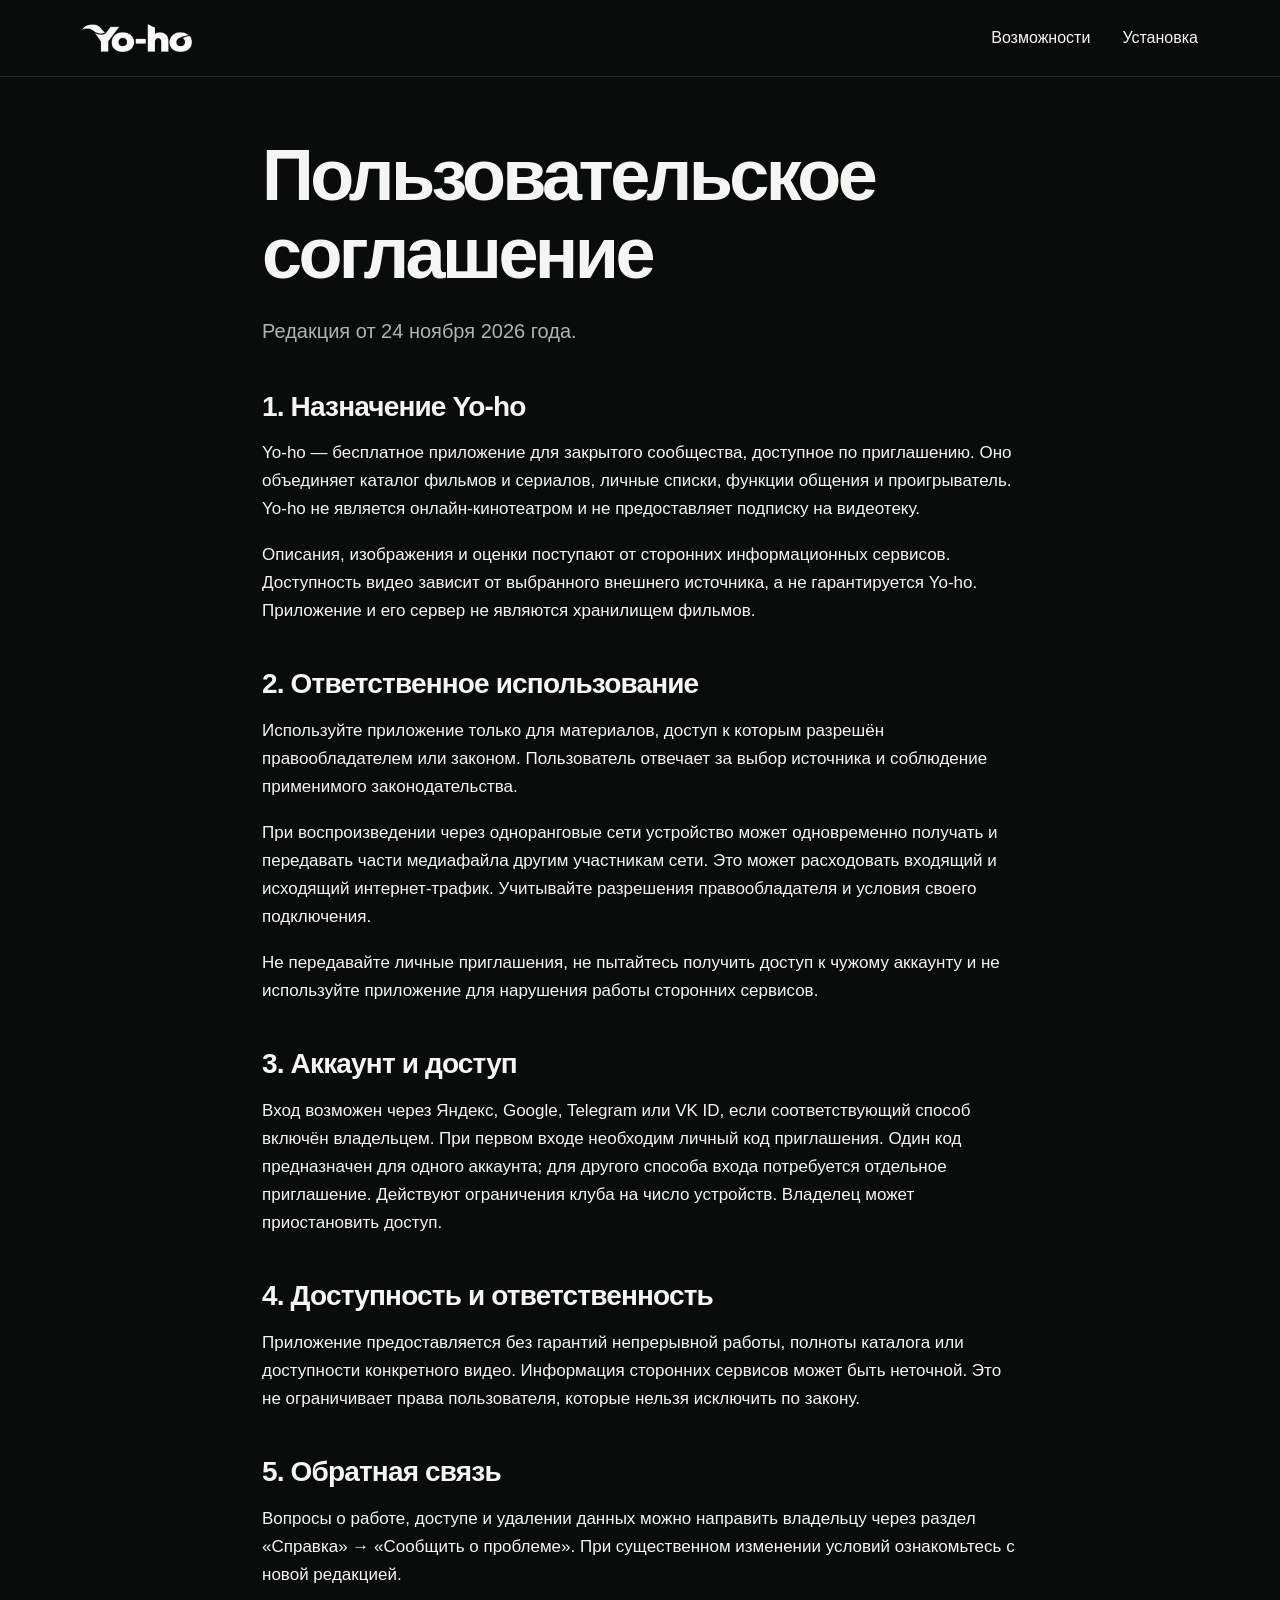
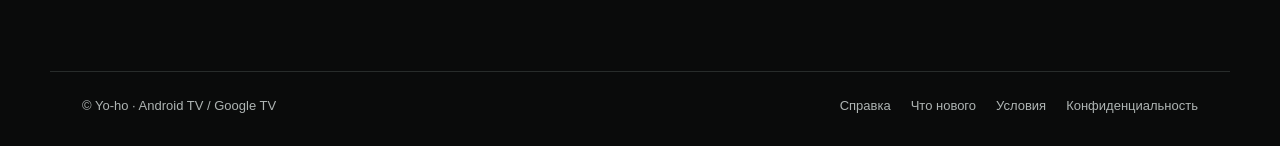
<file: terms.html>
<!DOCTYPE html>
<html lang="ru"><head><meta charset="utf-8"/><meta content="width=device-width, initial-scale=1" name="viewport"/><meta content="#0a0b0b" name="theme-color"/><meta content="no-referrer" name="referrer"/><meta content="Yo-ho — каталог, коллекция и просмотр на Android TV и Google TV. Доступ по приглашению." name="description"/><title>Пользовательское соглашение · Yo-ho</title><link href="favicon.png" rel="icon"/><link href="style.css" rel="stylesheet"/></head><body><a class="skip" href="#main">К содержанию</a><header><div class="nav"><a aria-label="Yo-ho — главная" href="index.html"><img alt="Yo-ho" class="logo" height="172" src="assets/logo.png" width="680"/></a><nav aria-label="Основная навигация" class="primary"><a href="features.html">Возможности</a><a href="install.html">Установка</a></nav></div></header><main class="page" id="main"><h1>Пользовательское соглашение</h1>
<p>Редакция от 24 ноября 2026 года.</p>
<h2>1. Назначение Yo-ho</h2>
<p>Yo-ho — бесплатное приложение для закрытого сообщества, доступное по приглашению. Оно объединяет каталог фильмов и сериалов, личные списки, функции общения и проигрыватель. Yo-ho не является онлайн-кинотеатром и не предоставляет подписку на видеотеку.</p>
<p>Описания, изображения и оценки поступают от сторонних информационных сервисов. Доступность видео зависит от выбранного внешнего источника, а не гарантируется Yo-ho. Приложение и его сервер не являются хранилищем фильмов.</p>
<h2>2. Ответственное использование</h2>
<p>Используйте приложение только для материалов, доступ к которым разрешён правообладателем или законом. Пользователь отвечает за выбор источника и соблюдение применимого законодательства.</p>
<p>При воспроизведении через одноранговые сети устройство может одновременно получать и передавать части медиафайла другим участникам сети. Это может расходовать входящий и исходящий интернет-трафик. Учитывайте разрешения правообладателя и условия своего подключения.</p>
<p>Не передавайте личные приглашения, не пытайтесь получить доступ к чужому аккаунту и не используйте приложение для нарушения работы сторонних сервисов.</p>
<h2>3. Аккаунт и доступ</h2>
<p>Вход возможен через Яндекс, Google, Telegram или VK ID, если соответствующий способ включён владельцем. При первом входе необходим личный код приглашения. Один код предназначен для одного аккаунта; для другого способа входа потребуется отдельное приглашение. Действуют ограничения клуба на число устройств. Владелец может приостановить доступ.</p>
<h2>4. Доступность и ответственность</h2>
<p>Приложение предоставляется без гарантий непрерывной работы, полноты каталога или доступности конкретного видео. Информация сторонних сервисов может быть неточной. Это не ограничивает права пользователя, которые нельзя исключить по закону.</p>
<h2>5. Обратная связь</h2>
<p>Вопросы о работе, доступе и удалении данных можно направить владельцу через раздел «Справка» → «Сообщить о проблеме». При существенном изменении условий ознакомьтесь с новой редакцией.</p></main><footer class="footer"><small>© Yo-ho · Android TV / Google TV</small><nav aria-label="Дополнительно"><a href="guide.html">Справка</a><a href="changes.html">Что нового</a><a href="terms.html">Условия</a><a href="privacy.html">Конфиденциальность</a></nav></footer></body></html>
</file>
<file: style.css>
:root{color-scheme:dark;--bg:#0a0b0b;--text:#f5f5f3;--muted:#aeb4b3;--line:#282c2b;--accent:#b0e4d8}*{box-sizing:border-box}html{scroll-behavior:smooth}body{margin:0;background:var(--bg);color:var(--text);font:17px/1.6 -apple-system,BlinkMacSystemFont,"Segoe UI",Arial,sans-serif;-webkit-font-smoothing:antialiased}a{color:inherit;text-decoration:none}a:focus-visible,summary:focus-visible,button:focus-visible{outline:2px solid var(--accent);outline-offset:6px}a:hover{color:var(--accent)}img{max-width:100%;display:block}header{border-bottom:1px solid var(--line)}.nav{max-width:1180px;margin:auto;display:flex;align-items:center;justify-content:space-between;padding:0 32px;min-height:76px;gap:20px}.logo{width:110px;height:auto}nav.primary{display:flex;gap:32px;align-items:center;font-size:16px}.nav a{white-space:nowrap}.home{max-width:1200px;margin:auto;padding:68px 36px 36px;text-align:center}.platform{font-size:15px;letter-spacing:.03em;color:var(--accent);margin:0 0 18px}.home h1{font-size:clamp(48px,7.3vw,105px);line-height:1.02;letter-spacing:-.06em;font-weight:650;margin:0 auto 20px;max-width:950px}.home .lead{font-size:clamp(18px,2.2vw,23px);max-width:620px;color:var(--muted);line-height:1.45;margin:0 auto 28px}.actions{display:flex;justify-content:center;align-items:center;gap:24px;flex-wrap:wrap}.button{display:inline-flex;justify-content:center;align-items:center;min-height:52px;padding:12px 28px;border-radius:100px;background:#f3f4f1;color:#0c1110!important;font-size:16px;font-weight:650;text-align:center;border:0;cursor:pointer;transition:background .2s,transform .2s}.button:hover{background:#c8e9e0;transform:translateY(-1px)}.textlink{font-size:16px;color:var(--accent);padding:12px 0}.screen{margin:40px auto 0;max-width:970px;overflow:hidden;border-radius:12px;border:1px solid #343c3b;box-shadow:0 20px 70px #0006;background:#0c1516}.screen img{width:100%;height:auto;aspect-ratio:16/9;object-fit:contain}.home .access{font-size:15px;color:var(--muted);margin:18px 0 0}.footer{max-width:1180px;margin:0 auto;padding:24px 32px 30px;color:var(--muted);font-size:13px;border-top:1px solid var(--line);display:flex;justify-content:space-between;gap:15px;flex-wrap:wrap}.footer nav{display:flex;flex-wrap:wrap;gap:9px 20px}.footer a:hover{color:var(--text)}.footer small{font-size:13px}.page{max-width:820px;margin:0 auto;padding:60px 32px 64px}.page h1{font-size:clamp(39px,6.7vw,72px);line-height:1.08;letter-spacing:-.05em;font-weight:650;margin:0 0 22px}.page>p:first-of-type{font-size:20px;color:var(--muted)}.page h2{font-size:28px;letter-spacing:-.03em;line-height:1.2;margin:42px 0 16px}.page h3{font-size:21px;margin:0 0 8px}.page p,.page li{line-height:1.65}.page p{margin:0 0 18px}.page li{margin:6px 0}.page a:not(.button){color:var(--accent);overflow-wrap:anywhere}.page .toc{display:flex;flex-wrap:wrap;gap:8px 20px;padding:16px 0;border-top:1px solid var(--line);border-bottom:1px solid var(--line);margin:26px 0}.page .buttons{display:flex;flex-wrap:wrap;align-items:center;gap:12px;margin:20px 0}.page .buttons a:not(.button){padding:10px 0}.page .code{padding:22px 0;border-top:1px solid var(--line);border-bottom:1px solid var(--line);margin:22px 0;display:flex;align-items:center;flex-wrap:wrap;gap:15px}.page .code strong{font-size:40px;letter-spacing:.025em;user-select:all}.page .code button{display:none}.page .step{margin:24px 0;display:flex;align-items:flex-start;gap:18px}.page .step .stepno,.page .step .num,.page .step .n{color:var(--accent);font-size:21px;flex-shrink:0}.page .note{border-left:2px solid var(--accent);padding:10px 0 10px 18px;color:var(--muted);margin:22px 0}.page details{border-bottom:1px solid var(--line);padding:18px 0}.page summary{cursor:pointer;font-size:21px;line-height:1.4;font-weight:600;list-style:none;display:flex;align-items:center;justify-content:space-between;gap:15px;min-height:44px}.page summary::-webkit-details-marker{display:none}.page summary:after{content:'+';color:var(--muted);font-weight:400;font-size:26px;flex-shrink:0}.page details[open]>summary:after{content:'−'}.page details>p{margin:12px 0 20px;color:var(--muted)}.chapter{display:none}.page details .shots{display:flex;overflow-x:auto;scroll-snap-type:x mandatory;gap:12px;padding:2px 0 14px;scrollbar-width:thin;scrollbar-color:#4c5553 transparent}.shots figure{margin:0;flex:0 0 88%;scroll-snap-align:start}.shots img{width:100%;aspect-ratio:16/9;object-fit:contain;background:#0c1516;border:1px solid #343c3b;border-radius:8px}.shots figcaption{margin-top:7px;color:var(--muted);font-size:14px}.page .legal-link{font-size:15px}.features-page>details:first-of-type{border-top:1px solid var(--line)}.feature-end{margin-top:32px}.page .small{font-size:14px;color:var(--muted)}.page .back{display:inline-block;margin:0 0 25px;color:var(--muted)}.page .version-link{font-size:15px}.page .grid{display:block}.page [id]{scroll-margin-top:20px}.skip{position:absolute;left:-999px}.skip:focus{left:12px;top:12px;background:#111;padding:10px;z-index:100}.home h1,.home .lead,.home .actions,.home .screen{animation:enter .65s ease both}.home .screen{animation-delay:.08s}@keyframes enter{from{opacity:0;transform:translateY(9px)}to{opacity:1;transform:translateY(0)}}
@media(max-width:600px){body{font-size:17px}.nav{padding:0 20px;min-height:64px;gap:12px}.logo{width:86px}nav.primary{gap:16px;font-size:14px}.home{padding:40px 20px 28px}.platform{font-size:14px;margin-bottom:16px}.home h1{font-size:clamp(40px,11.6vw,64px);line-height:1.04;margin-bottom:19px;letter-spacing:-.055em}.home .lead{font-size:18px;line-height:1.45;margin-bottom:23px}.actions{flex-direction:column;gap:8px}.actions .button{min-height:54px;width:100%;max-width:340px}.textlink{min-height:44px;padding:8px 0}.screen{margin-top:24px;border-radius:8px}.home .access{margin-top:15px;font-size:14px}.footer{padding:20px;display:block;font-size:13px}.footer nav{margin-top:10px;gap:7px 17px}.footer nav a{padding:4px 0}.page{padding:36px 20px 44px}.page h1{font-size:42px}.page h2{font-size:26px}.page>p:first-of-type{font-size:19px}.page summary{font-size:21px}.page .code strong{font-size:36px}.page .buttons .button{width:100%}.shots figure{flex-basis:94%}.page .toc{gap:8px 16px}}
@media(max-width:345px){.nav{padding:0 14px}.logo{width:74px}nav.primary{gap:10px;font-size:13px}.home,.page{padding-left:16px;padding-right:16px}.home h1{font-size:39px}}
@media(prefers-reduced-motion:reduce){*,*::before,*::after{animation:none!important;transition:none!important;scroll-behavior:auto!important}}

/* Explicit 16:9 sizing independent of intrinsic dimensions and flex layout. */
.page details .shots{display:block;white-space:nowrap;overflow-x:auto;overflow-y:hidden;scroll-snap-type:x mandatory;gap:0;padding:0 0 10px;-webkit-overflow-scrolling:touch;align-items:start}
.shots figure{display:inline-block;vertical-align:top;white-space:normal;width:100%;min-width:0;max-width:100%;margin:0 12px 0 0;scroll-snap-align:start;scroll-snap-stop:always}
.shots figure:last-child{margin-right:0}
.shot-frame,.screen .shot-frame{position:relative;display:block;width:100%;height:0;padding:0 0 56.25%;overflow:hidden;background:#0c1516;border:0;border-radius:8px;box-sizing:content-box}
.shots .shot-frame img,.screen .shot-frame img{position:absolute;inset:0;display:block;width:100%;height:100%;max-width:100%;max-height:100%;margin:0;padding:0;aspect-ratio:auto;object-fit:contain;border:0;border-radius:0;background:transparent}
.shots figcaption{white-space:normal;line-height:1.45;margin:8px 0 0;font-size:15px}
.shot-hint{font-size:14px;color:var(--muted);margin:0 0 10px!important}
@media(max-width:600px){.shots figure{width:100%}.shot-frame,.screen .shot-frame{border-radius:6px}}
</file>
